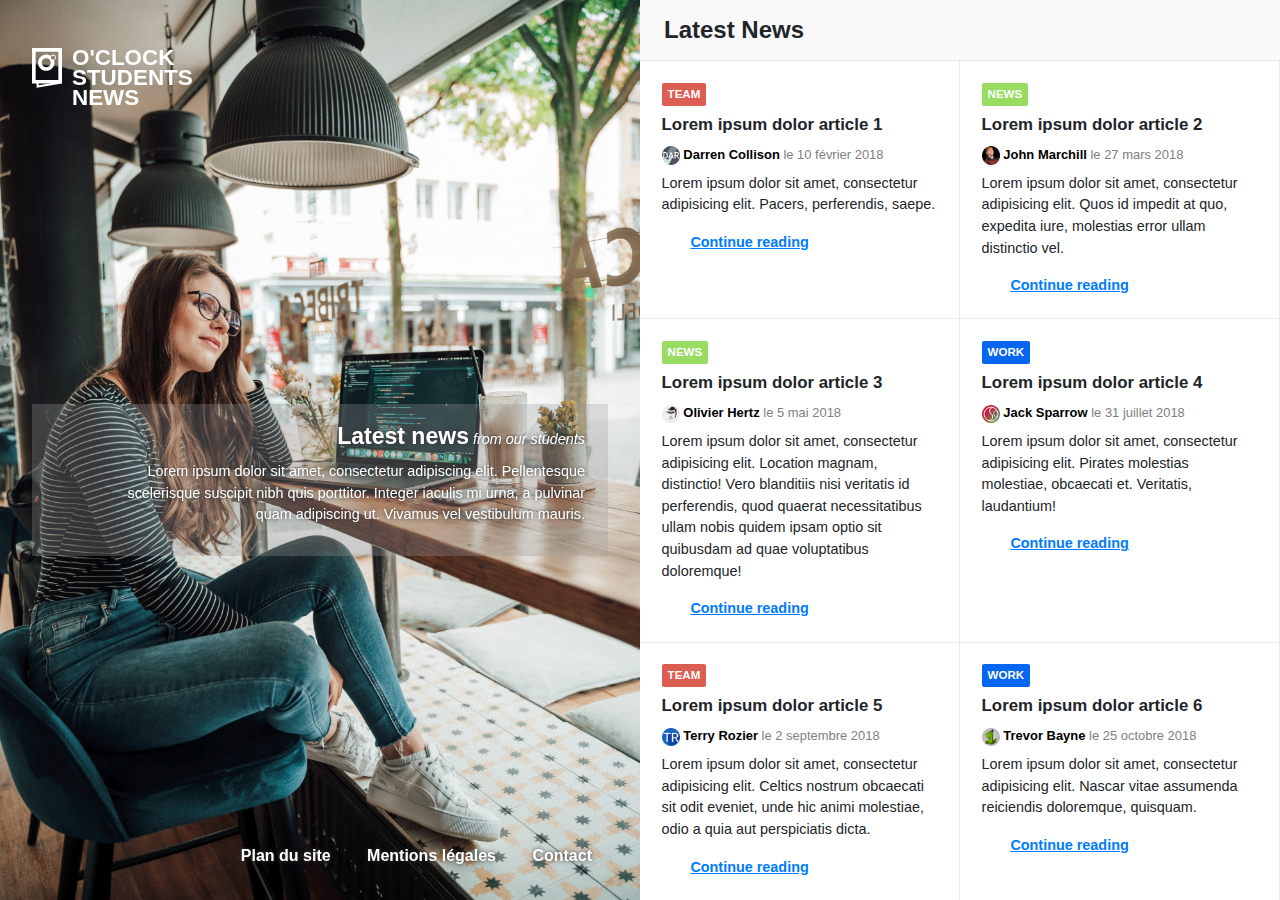
<file: html/index.html>
<!DOCTYPE html>
<html>
<head>
    <meta charset="UTF-8">
    <title>oNews</title>
    <link rel="stylesheet" href="../css/reset.css">
    <link rel="stylesheet" href="../css/style.css">
</head>
<body>
    <div class="wrapper">
      <!-- emmet: header>h1+p+nav>ul>li*3>a -->
      <header class="left">
        <h1 class="left__title">O'Clock Students News</h1>
        <div class="left__paragraph">
          <h2 class="left__subtitle"><strong class="left__subtitle-strong">Latest news</strong> from our students</h2>
          <p>
            Lorem ipsum dolor sit amet, consectetur adipiscing elit. Pellentesque scelerisque suscipit nibh quis porttitor. Integer iaculis mi urna, a pulvinar quam adipiscing ut. Vivamus vel vestibulum mauris.
          </p>
        </div>
        <nav>
          <ul class="left__nav">
            <li class="left__nav-item"><a href="./plan_de_site.html" class="left__nav-link">Plan du site</a></li>
            <li class="left__nav-item"><a href="./mentions_legales.html" class="left__nav-link">Mentions légales</a></li>
            <li class="left__nav-item"><a href="./contact.html" class="left__nav-link">Contact</a></li>
          </ul>
        </nav>
      </header>
      <main class="right">
        <!-- emmet: h2+article*6>a+h3+div(img+strong+time)+p+a -->
        <h2 class="right__title">Latest News</h2>
        <div class="posts">
          <article class="post">
            <a href="" class="post__category post__category--color-team">team</a>
            <h3>Lorem ipsum dolor article 1</h3>
            <div class="post__meta">
              <img class="post__author-icon" src="../images/icon-dar.png" alt="">
              <strong class="post__author">Darren Collison</strong>
              <time datetime="2018-02-10">le 10 février 2018</time>
            </div>
            <p>Lorem ipsum dolor sit amet, consectetur adipisicing elit. Pacers, perferendis, saepe.</p>
            <a href="" class="post__link">Continue reading</a>
          </article>
          <article class="post">
            <a href="" class="post__category post__category--color-news">news</a>
            <h3>Lorem ipsum dolor article 2</h3>
            <div class="post__meta">
              <img class="post__author-icon" src="../images/icon-john.png" alt="">
              <strong class="post__author">John Marchill</strong>
              <time datetime="2018-03-27">le 27 mars 2018</time>
            </div>
            <p>Lorem ipsum dolor sit amet, consectetur adipisicing elit. Quos id impedit at quo, expedita iure, molestias error ullam distinctio vel.</p>
            <a href="../html/article.html" class="post__link">Continue reading</a>
          </article>
          <article class="post">
            <a href="" class="post__category post__category--color-news">news</a>
            <h3>Lorem ipsum dolor article 3</h3>
            <div class="post__meta">
              <img class="post__author-icon" src="../images/icon-ohz.png" alt="">
              <strong class="post__author">Olivier Hertz</strong>
              <time datetime="2018-05-05">le 5 mai 2018</time>
            </div>
            <p>Lorem ipsum dolor sit amet, consectetur adipisicing elit. Location magnam, distinctio! Vero blanditiis nisi veritatis id perferendis, quod quaerat necessitatibus ullam nobis quidem ipsam optio sit quibusdam ad quae voluptatibus doloremque!</p>
            <a href="" class="post__link">Continue reading</a>
          </article>
          <article class="post">
            <a href="" class="post__category post__category--color-work">work</a>
            <h3>Lorem ipsum dolor article 4</h3>
            <div class="post__meta">
              <img class="post__author-icon" src="../images/icon-spr.png" alt="">
              <strong class="post__author">Jack Sparrow</strong>
              <time datetime="2018-07-31">le 31 juillet 2018</time>
            </div>
            <p>Lorem ipsum dolor sit amet, consectetur adipisicing elit. Pirates molestias molestiae, obcaecati et. Veritatis, laudantium!</p>
            <a href="" class="post__link">Continue reading</a>
          </article>
          <article class="post">
            <a href="" class="post__category post__category--color-team">team</a>
            <h3>Lorem ipsum dolor article 5</h3>
            <div class="post__meta">
              <img class="post__author-icon" src="../images/icon-tr.png" alt="">
              <strong class="post__author">Terry Rozier</strong>
              <time datetime="2018-09-02">le 2 septembre 2018</time>
            </div>
            <p>Lorem ipsum dolor sit amet, consectetur adipisicing elit. Celtics nostrum obcaecati sit odit eveniet, unde hic animi molestiae, odio a quia aut perspiciatis dicta.</p>
            <a href="" class="post__link">Continue reading</a>
          </article>
          <article class="post">
            <a href="" class="post__category post__category--color-work">work</a>
            <h3>Lorem ipsum dolor article 6</h3>
            <div class="post__meta">
              <img class="post__author-icon" src="../images/icon-tre.png" alt="">
              <strong class="post__author">Trevor Bayne</strong>
              <time datetime="2018-10-25">le 25 octobre 2018</time>
            </div>
            <p>Lorem ipsum dolor sit amet, consectetur adipisicing elit. Nascar vitae assumenda reiciendis doloremque, quisquam.</p>
            <a href="" class="post__link">Continue reading</a>
          </article>
        </div>
      </main>
    </div>
</body>
</html>
</file>
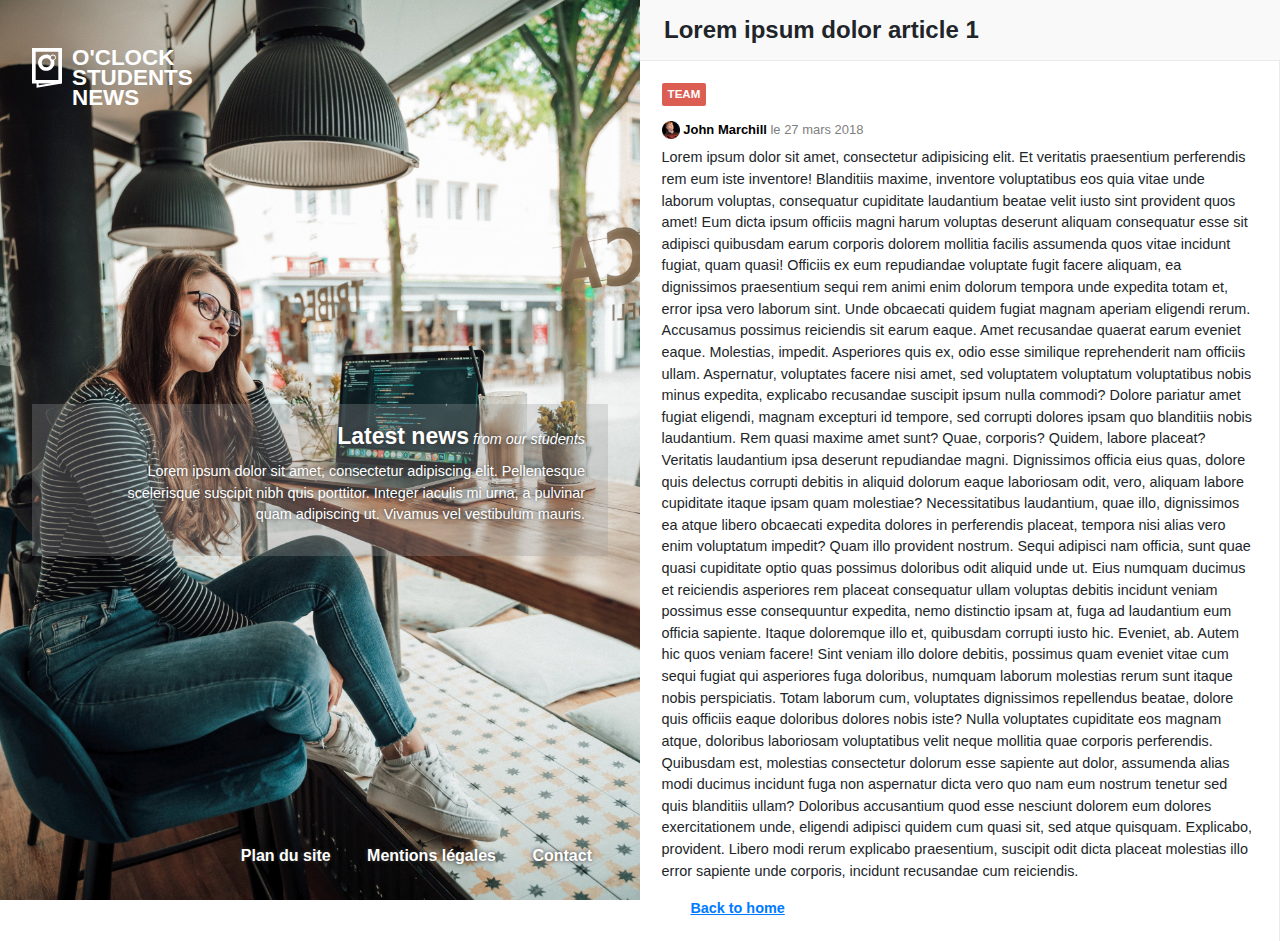
<file: html/article.html>
<!DOCTYPE html>
<html lang="en">
<head>
    <meta charset="UTF-8">
    <link rel="stylesheet" href="../css/reset.css">
    <link rel="stylesheet" href="../css/style.css">
    <title>Article 1</title>
</head>
<body>
    <header class="left">
        <h1 class="left__title">O'Clock Students News</h1>
        <div class="left__paragraph">
          <h2 class="left__subtitle"><strong class="left__subtitle-strong">Latest news</strong> from our students</h2>
          <p>
            Lorem ipsum dolor sit amet, consectetur adipiscing elit. Pellentesque scelerisque suscipit nibh quis porttitor. Integer iaculis mi urna, a pulvinar quam adipiscing ut. Vivamus vel vestibulum mauris.
          </p>
        </div>
        <nav>
          <ul class="left__nav">
            <li class="left__nav-item"><a href="./plan_de_site.html" class="left__nav-link">Plan du site</a></li>
            <li class="left__nav-item"><a href="./mentions_legales.html" class="left__nav-link">Mentions légales</a></li>
            <li class="left__nav-item"><a href="./contact.html" class="left__nav-link">Contact</a></li>
          </ul>
        </nav>
      </header>
      <main class="right">
        <h2 class="right__title">Lorem ipsum dolor article 1</h2>
        <article class="post-article-unique">
        <a href="" class="post__category post__category--color-team">team</a>
        <div class="post__meta">
          <img class="post__author-icon" src="../images/icon-john.png" alt="">
          <strong class="post__author">John Marchill</strong>
          <time datetime="2018-02-10">le 27 mars 2018</time>
        </div>
        <p>Lorem ipsum dolor sit amet, consectetur adipisicing elit. Et veritatis praesentium perferendis rem eum iste inventore! Blanditiis maxime, inventore voluptatibus eos quia vitae unde laborum voluptas, consequatur cupiditate laudantium beatae velit iusto sint provident quos amet! Eum dicta ipsum officiis magni harum voluptas deserunt aliquam consequatur esse sit adipisci quibusdam earum corporis dolorem mollitia facilis assumenda quos vitae incidunt fugiat, quam quasi! Officiis ex eum repudiandae voluptate fugit facere aliquam, ea dignissimos praesentium sequi rem animi enim dolorum tempora unde expedita totam et, error ipsa vero laborum sint. Unde obcaecati quidem fugiat magnam aperiam eligendi rerum. Accusamus possimus reiciendis sit earum eaque. Amet recusandae quaerat earum eveniet eaque. Molestias, impedit. Asperiores quis ex, odio esse similique reprehenderit nam officiis ullam. Aspernatur, voluptates facere nisi amet, sed voluptatem voluptatum voluptatibus nobis minus expedita, explicabo recusandae suscipit ipsum nulla commodi? Dolore pariatur amet fugiat eligendi, magnam excepturi id tempore, sed corrupti dolores ipsam quo blanditiis nobis laudantium. Rem quasi maxime amet sunt? Quae, corporis? Quidem, labore placeat? Veritatis laudantium ipsa deserunt repudiandae magni. Dignissimos officia eius quas, dolore quis delectus corrupti debitis in aliquid dolorum eaque laboriosam odit, vero, aliquam labore cupiditate itaque ipsam quam molestiae? Necessitatibus laudantium, quae illo, dignissimos ea atque libero obcaecati expedita dolores in perferendis placeat, tempora nisi alias vero enim voluptatum impedit? Quam illo provident nostrum. Sequi adipisci nam officia, sunt quae quasi cupiditate optio quas possimus doloribus odit aliquid unde ut. Eius numquam ducimus et reiciendis asperiores rem placeat consequatur ullam voluptas debitis incidunt veniam possimus esse consequuntur expedita, nemo distinctio ipsam at, fuga ad laudantium eum officia sapiente. Itaque doloremque illo et, quibusdam corrupti iusto hic. Eveniet, ab. Autem hic quos veniam facere! Sint veniam illo dolore debitis, possimus quam eveniet vitae cum sequi fugiat qui asperiores fuga doloribus, numquam laborum molestias rerum sunt itaque nobis perspiciatis. Totam laborum cum, voluptates dignissimos repellendus beatae, dolore quis officiis eaque doloribus dolores nobis iste? Nulla voluptates cupiditate eos magnam atque, doloribus laboriosam voluptatibus velit neque mollitia quae corporis perferendis. Quibusdam est, molestias consectetur dolorum esse sapiente aut dolor, assumenda alias modi ducimus incidunt fuga non aspernatur dicta vero quo nam eum nostrum tenetur sed quis blanditiis ullam? Doloribus accusantium quod esse nesciunt dolorem eum dolores exercitationem unde, eligendi adipisci quidem cum quasi sit, sed atque quisquam. Explicabo, provident. Libero modi rerum explicabo praesentium, suscipit odit dicta placeat molestias illo error sapiente unde corporis, incidunt recusandae cum reiciendis.</p>
        <a href="../html/index.html" class="post__link">Back to home</a>
      </article>
    </main>
</body>
</html>
</file>
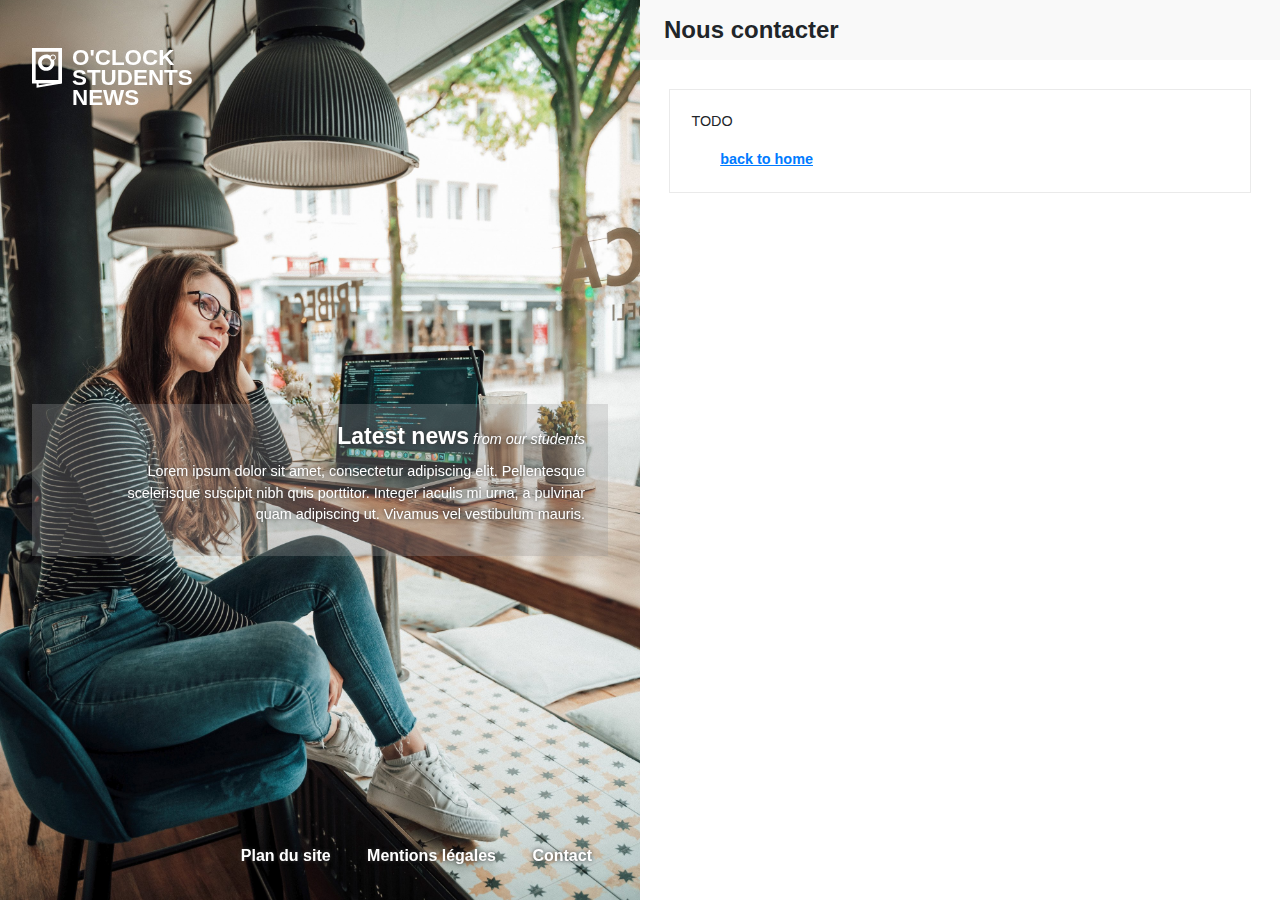
<file: html/contact.html>
<!DOCTYPE html>
<html>
<head>
    <meta charset="UTF-8">
    <title>oNews</title>
    <link rel="stylesheet" href="../css/reset.css">
    <link rel="stylesheet" href="../css/style.css">
</head>
<body>
    <div class="wrapper">
      <!-- emmet: header>h1+p+nav>ul>li*3>a -->
      <header class="left">
        <h1 class="left__title">O'Clock Students News</h1>
        <div class="left__paragraph">
          <h2 class="left__subtitle"><strong class="left__subtitle-strong">Latest news</strong> from our students</h2>
          <p>
            Lorem ipsum dolor sit amet, consectetur adipiscing elit. Pellentesque scelerisque suscipit nibh quis porttitor. Integer iaculis mi urna, a pulvinar quam adipiscing ut. Vivamus vel vestibulum mauris.
          </p>
        </div>
        <nav>
          <ul class="left__nav">
            <li class="left__nav-item"><a href="./plan_de_site.html" class="left__nav-link">Plan du site</a></li>
            <li class="left__nav-item"><a href="./mentions_legales.html" class="left__nav-link">Mentions légales</a></li>
            <li class="left__nav-item"><a href="./contact.html" class="left__nav-link">Contact</a></li>
          </ul>
        </nav>
      </header>
      <main class="right">
        <h2 class="right__title">Nous contacter</h2>
        <div class="posts">
          <div class="post post--solo">
            <p class="single">
              TODO
            </p>
            <a href="./index.html" class="post__link">back to home</a>
          </div>
        </div>
      </main>
    </div>
</body>
</html>
</file>
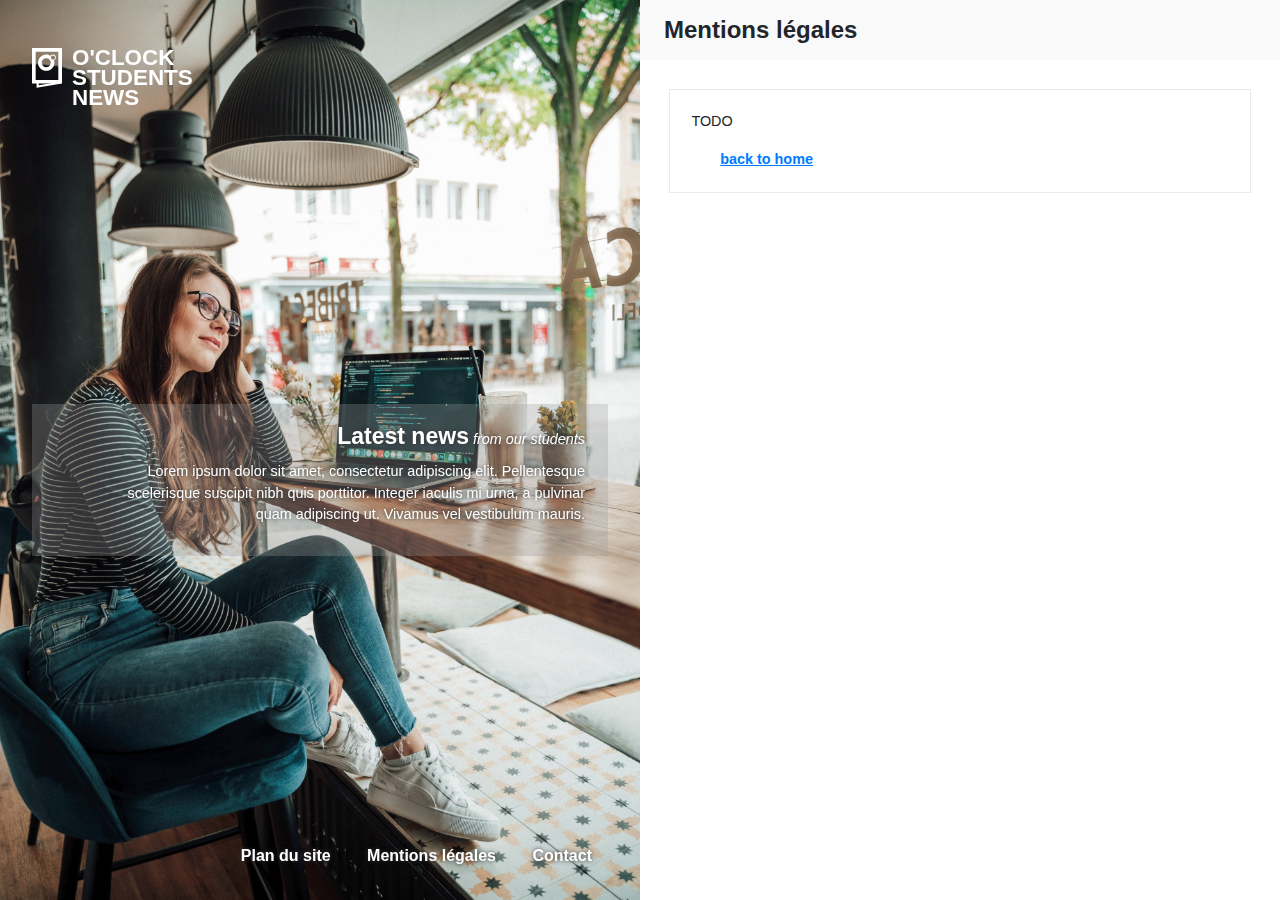
<file: html/mentions_legales.html>
<!DOCTYPE html>
<html>
<head>
    <meta charset="UTF-8">
    <title>oNews</title>
    <link rel="stylesheet" href="../css/reset.css">
    <link rel="stylesheet" href="../css/style.css">
</head>
<body>
    <div class="wrapper">
      <!-- emmet: header>h1+p+nav>ul>li*3>a -->
      <header class="left">
        <h1 class="left__title">O'Clock Students News</h1>
        <div class="left__paragraph">
          <h2 class="left__subtitle"><strong class="left__subtitle-strong">Latest news</strong> from our students</h2>
          <p>
            Lorem ipsum dolor sit amet, consectetur adipiscing elit. Pellentesque scelerisque suscipit nibh quis porttitor. Integer iaculis mi urna, a pulvinar quam adipiscing ut. Vivamus vel vestibulum mauris.
          </p>
        </div>
        <nav>
          <ul class="left__nav">
            <li class="left__nav-item"><a href="./plan_de_site.html" class="left__nav-link">Plan du site</a></li>
            <li class="left__nav-item"><a href="./mentions_legales.html" class="left__nav-link">Mentions légales</a></li>
            <li class="left__nav-item"><a href="./contact.html" class="left__nav-link">Contact</a></li>
          </ul>
        </nav>
      </header>
      <main class="right">
        <h2 class="right__title">Mentions légales</h2>
        <div class="posts">
          <div class="post post--solo">
            <p class="single">
              TODO
            </p>
            <a href="./index.html" class="post__link">back to home</a>
          </div>
        </div>
      </main>
    </div>
</body>
</html>
</file>
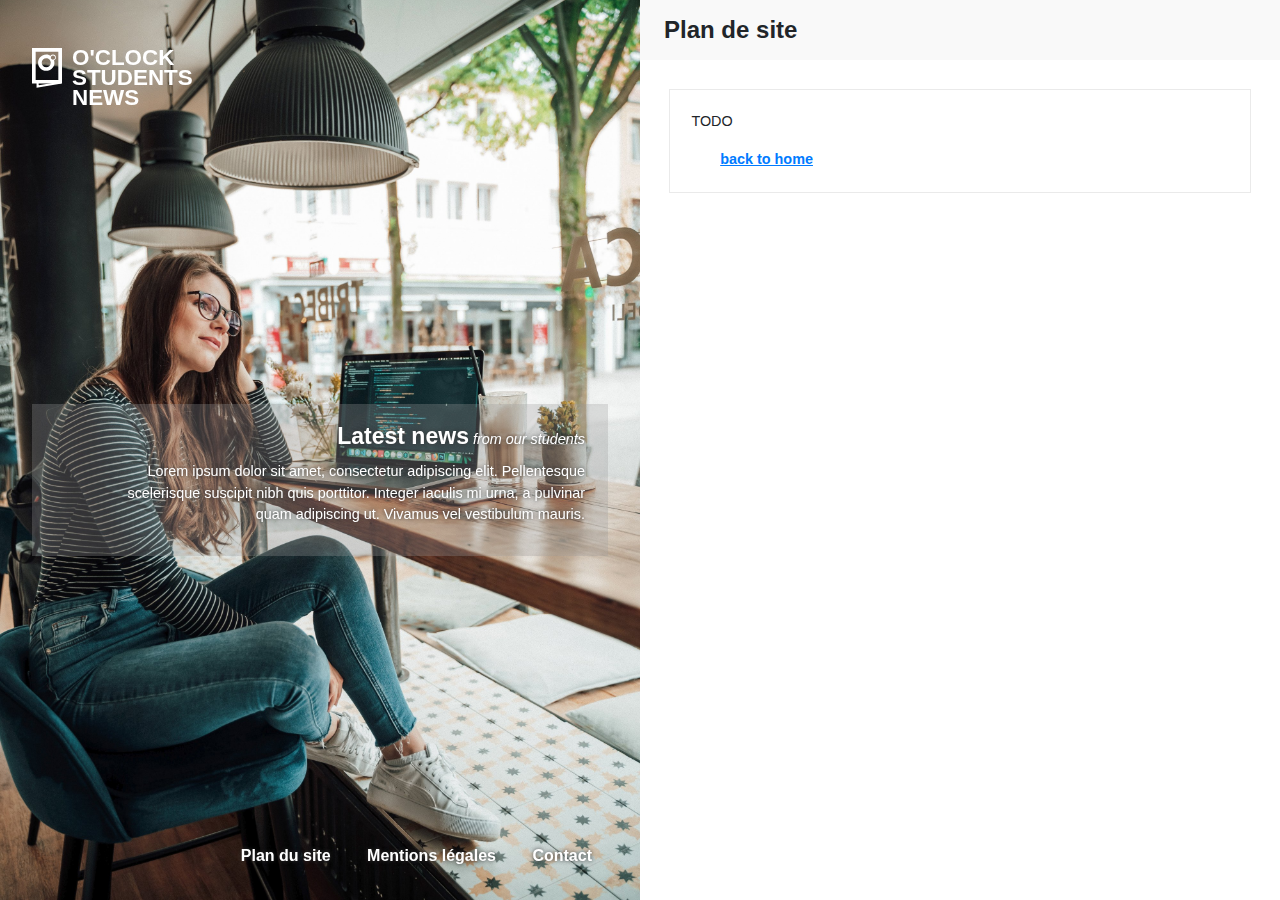
<file: html/plan_de_site.html>
<!DOCTYPE html>
<html>
<head>
    <meta charset="UTF-8">
    <title>oNews</title>
    <link rel="stylesheet" href="../css/reset.css">
    <link rel="stylesheet" href="../css/style.css">
</head>
<body>
    <div class="wrapper">
      <!-- emmet: header>h1+p+nav>ul>li*3>a -->
      <header class="left">
        <h1 class="left__title">O'Clock Students News</h1>
        <div class="left__paragraph">
          <h2 class="left__subtitle"><strong class="left__subtitle-strong">Latest news</strong> from our students</h2>
          <p>
            Lorem ipsum dolor sit amet, consectetur adipiscing elit. Pellentesque scelerisque suscipit nibh quis porttitor. Integer iaculis mi urna, a pulvinar quam adipiscing ut. Vivamus vel vestibulum mauris.
          </p>
        </div>
        <nav>
          <ul class="left__nav">
            <li class="left__nav-item"><a href="./plan_de_site.html" class="left__nav-link">Plan du site</a></li>
            <li class="left__nav-item"><a href="./mentions_legales.html" class="left__nav-link">Mentions légales</a></li>
            <li class="left__nav-item"><a href="./contact.html" class="left__nav-link">Contact</a></li>
          </ul>
        </nav>
      </header>
      <main class="right">
        <h2 class="right__title">Plan de site</h2>
        <div class="posts">
          <div class="post post--solo">
            <p class="single">
              TODO
            </p>
            <a href="./index.html" class="post__link">back to home</a>
          </div>
        </div>
      </main>
    </div>
</body>
</html>
</file>
<file: css/style.css>
.left {
  position: fixed;
  width: 50%;
  height: 100%;/* ou 100vh */
  padding: 3em 2em 1em;
  background-image: url(../images/nicole.jpg);
  background-size: cover;
  background-position: center;
  color: white;
  display: flex;
  flex-direction: column;
  justify-content: space-between;
  align-items: flex-end;
}

.left-contact {
  position: fixed;
  width: 50%;
  height: 100%;/* ou 100vh */
  padding: 3em 2em 1em;
  background-image: url(../images/gabriel.jpg);
  background-size: cover;
  background-position: center;
  color: white;
  display: flex;
  flex-direction: column;
  justify-content: space-between;
  align-items: flex-end;
}

.left__title {
  text-transform: uppercase;
  font-size: 1.4em;
  max-width: 100px;
  line-height: 0.9;
  padding-left: 40px;
  background-image: url(../images/onews.svg);
  background-repeat: no-repeat;
  background-size: 30px;
  align-self: flex-start;
}

.left__paragraph {
  font-size: 0.9em;
  text-align: right;
  padding: 1em 4% 1em 16%;
  background-color: rgba(155, 155, 155, 0.3);
  text-shadow: 0 0 4px #333;
}

.left__subtitle {
  font-style: italic;
  font-size: 1em;
  font-weight: 400;
}

.left__subtitle-strong {
  font-style: normal;
  font-size: 1.6em;
  font-weight: 700;
}

.left__nav {
  list-style-type: none;
  text-shadow: 0 0 4px #333;
}

.left__nav-item {
  display: inline-block;
}

.left__nav-link {
  color: white;
  padding: 0.5em 1em;
  margin: 0;
  font-weight: 700;
}

.left__nav-link:hover {
  color: inherit;
  text-decoration: none;
  background-color: rgba(0, 0, 0, 0.4); /* 0.4 = transparence => 1=opaque, 0=transparent */
  border-radius: 6px;
}

/* RIGHT */
.right {
  width: 50%;
  margin-left: 50%;
}

.right__title {
  padding: 0.5em 1em;
  margin: 0;
  background-color: #f9f9f9;
}

.posts {
  display: flex;
  flex-wrap: wrap;
}

.post {
  width: 50%;
  padding: 1.5em;
  border-top: 1px solid #eaeaea;
  border-right: 1px solid #eaeaea;
  font-size: 0.9em;
}

.post--solo {
  width: 100%;
}

.post-article-unique {
  width: 100%;
  padding: 1.5em;
  border-top: 1px solid #eaeaea;
  border-right: 1px solid #eaeaea;
  font-size: 0.9em;
}

.post__meta {
  font-size: 0.9em;
  color: grey;
  margin: 0.625em 0;
}

.post__author-icon {
  width: 1.4em;
}

.post__author {
  color: black;
  font-weight: 700;
}

.post__link {
  font-weight: bold;
  text-decoration: underline;
  margin-left: 2em;
}

.post__link:hover {
  text-decoration: none;
}

/* Modifiers sur les catégories */

.post__category {
  display: inline-block;
  text-transform: uppercase;
  color: white;
  border-radius: 2px;
  text-align: center;
  font-size: 0.8em;
  font-weight: 700;
  padding: 3px 6px;
  background-color: darkgrey;
  margin-bottom: 0.5em;
}

.post__category:hover {
  color: rgba(255, 255, 255, 0.9);
  text-decoration: none;
}

.post__category--color-team {
  background-color: #dc5e53;
}

.post__category--color-news {
  background-color: #98dc62;
}

.post__category--color-work {
  background-color: #0766f0;
}

.identite #name,
.identite select,
.message input,
.message textarea,
.informations input {
  float: right;
  width: 65%;
}

.div-gender {
  float: right;
  width: 65%;
}

.message textarea {
  vertical-align: top;
}

.votre-message {
  display: flow-root;
}

section label {
  width: 35%;
}

.post.post--solo {
  border: 1px solid #eaeaea;
  margin: 2em;
}

section.identite,
section.message,
section.informations {
  border-left: 1px solid #4cced3;
  padding-left: 0.8em;
  margin-bottom: 2em;
}

input#name,
input#nickname,
input#mail {
  background-color: #f9f9f9;
  border: none;
  border-bottom: 1px solid #4cced3;
}

input#envoyer {
  color: white;
  font-weight: bold;
  background-color: #4cced3;
  border: none;
  border-radius: 5px;
  cursor: pointer;
  padding: 0.3em;
}

.div-checkbox {
  display: flex;
  flex-wrap: nowrap;
  align-items: center;
}

.div-checkbox label {
  margin-bottom: 0;
}

input#scales {
  display: inline;
  width: auto;
  float: none;
}
</file>
